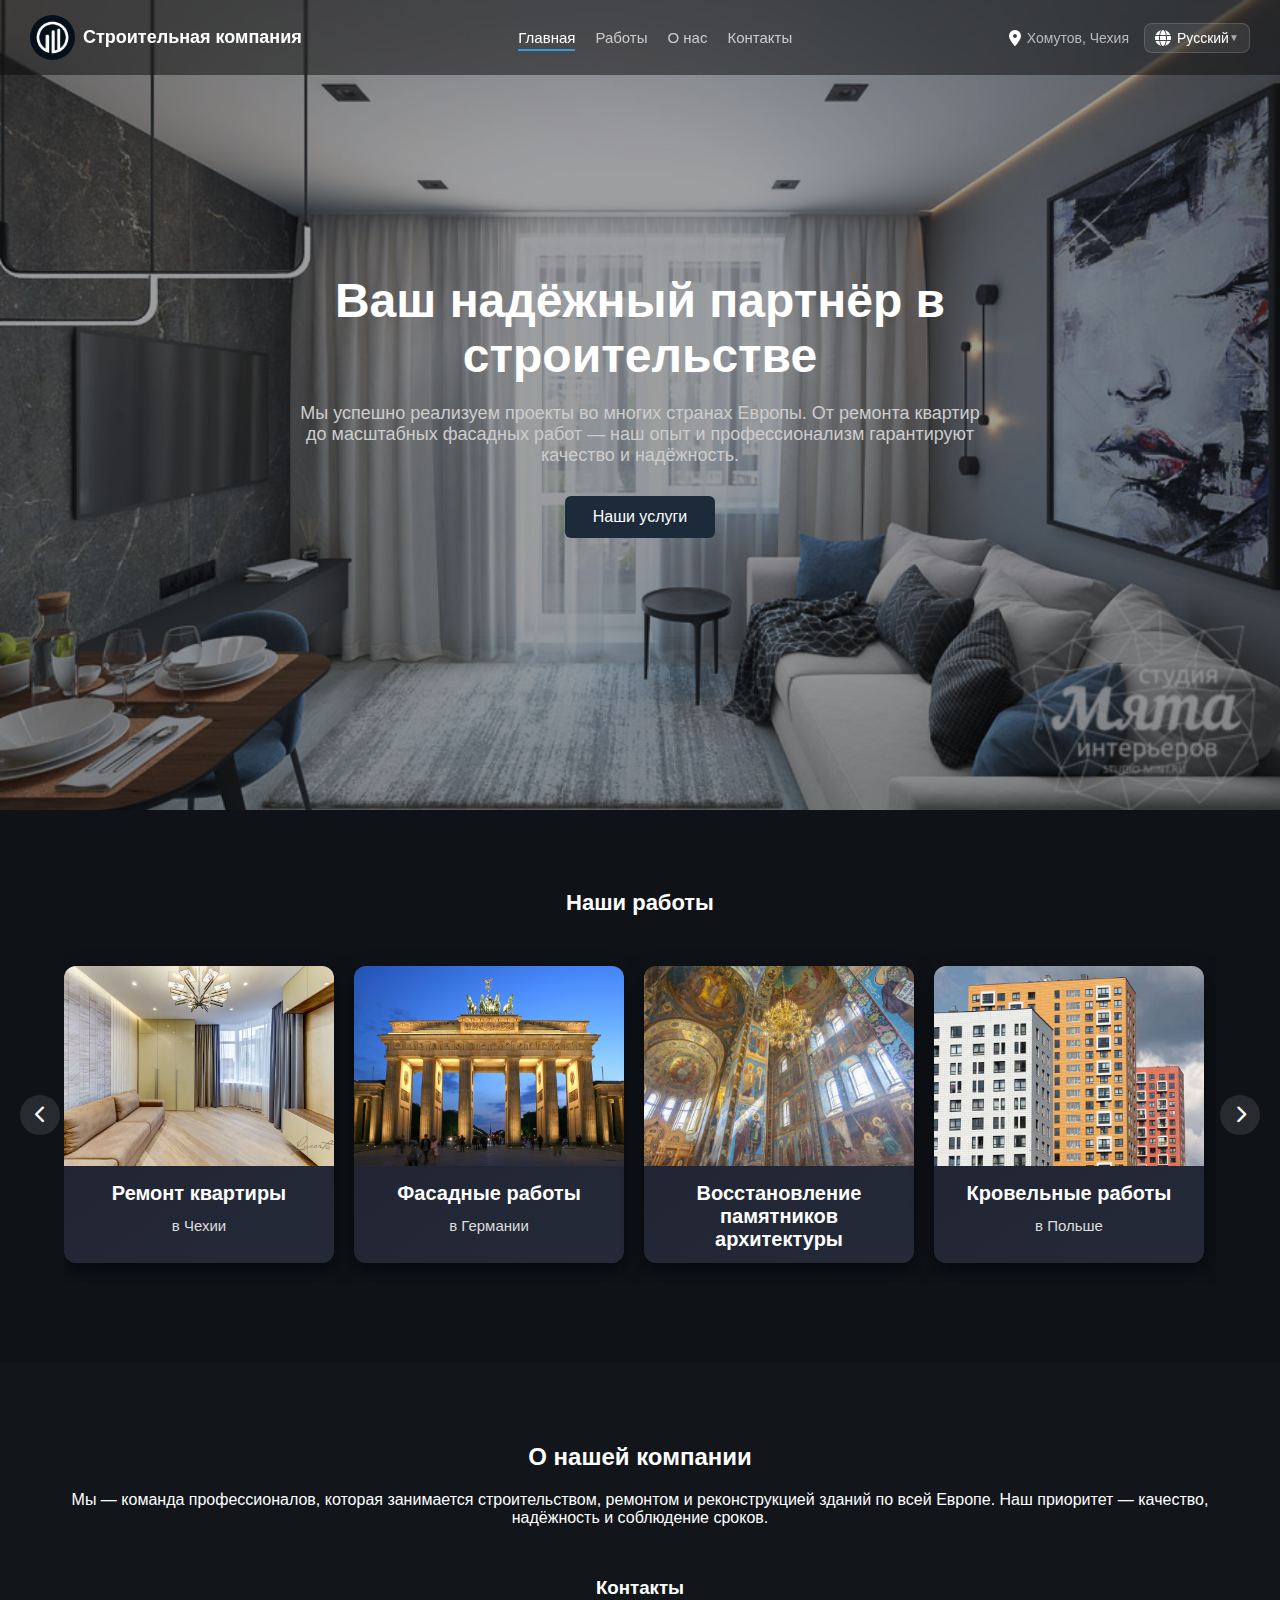
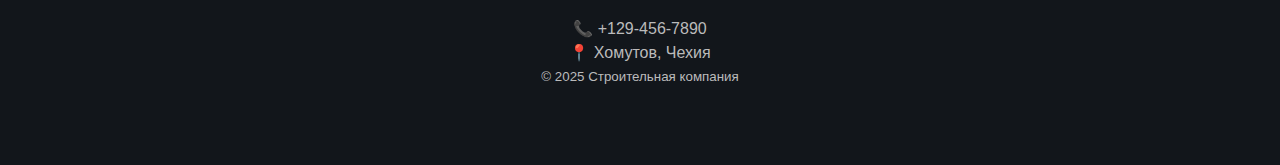
<file: index.html>
<!DOCTYPE html>
<html lang="ru">
<head>
  <meta charset="UTF-8" />
  <meta name="viewport" content="width=device-width, initial-scale=1.0" />
  <title>Строительная компания</title>
  <link rel="stylesheet" href="https://cdnjs.cloudflare.com/ajax/libs/font-awesome/6.6.0/css/all.min.css"/>
  <link rel="stylesheet" href="style.css" />
</head>
<body>
  <!-- Шапка -->
  <header class="header">
    <div class="logo-wrapper">
      <img src="assets/logo.png" class="logo-img">
      <div class="logo">Строительная компания</div>
    </div>

    <nav class="nav" id="navbar">
      <a href="#hero" class="nav-link active">Главная</a>
      <a href="#services" class="nav-link">Работы</a>
      <a href="#about-contact" class="nav-link">О нас</a>
      <a href="#" class="nav-link" id="contactLink">Контакты</a>
    </nav>

    <div class="header-right">
      <div class="location">
        <i class="fa-solid fa-location-dot"></i> Хомутов, Чехия
      </div>
      <div class="lang-dropdown">
        <i class="fa-solid fa-globe"></i>
        <select class="lang-select">
          <option>Русский</option>
          <option>English</option>
        </select>
      </div>
      <div class="menu-toggle" id="menuToggle">☰</div>
    </div>
  </header>

  <!-- Герой-секция -->
  <section id="hero" class="hero">
    <img src="assets/hero.jpg" alt="hero" class="hero-bg">
    <div class="hero-content">
      <h1>Ваш надёжный партнёр в строительстве</h1>
      <p>
        Мы успешно реализуем проекты во многих странах Европы.
        От ремонта квартир до масштабных фасадных работ —
        наш опыт и профессионализм гарантируют качество и надёжность.
      </p>
      <a href="#" class="btn">Наши услуги</a>
    </div>
  </section>

  <!-- Услуги -->
  <section id="services" class="services">
  <h3 class="our-works">Наши работы</h3>
  <div class="services-wrapper">
    <button class="arrow left" id="scrollLeft">
      <i class="fa-solid fa-chevron-left"></i>
    </button>

    <div class="services-container" id="servicesContainer">
      <div class="service">
        <img src="assets/living-room.jpg" alt="Ремонт квартиры" />
        <h3>Ремонт квартиры</h3>
        <p>в Чехии</p>
      </div>
      <div class="service">
        <img src="assets/facade.jpg" alt="Фасадные работы" />
        <h3>Фасадные работы</h3>
        <p>в Германии</p>
      </div>
      <div class="service">
        <img src="assets/restoration.jpg" alt="Восстановление памятников архитектуры" />
        <h3>Восстановление памятников архитектуры</h3>
      </div>
      <div class="service">
        <img src="assets/byt.jpg" alt="Кровельные работы" />
        <h3>Кровельные работы</h3>
        <p>в Польше</p>
      </div>
      <div class="service">
        <img src="assets/byt1.jpg" alt="Интерьерный ремонт" />
        <h3>Интерьерный ремонт</h3>
        <p>в Чехии</p>
      </div>
      <div class="service">
        <img src="assets/living-room.jpg" alt="Проектирование" />
        <h3>Проектирование</h3>
        <p>по всей Европе</p>
      </div>
    </div>

    <button class="arrow right" id="scrollRight">
      <i class="fa-solid fa-chevron-right"></i>
    </button>
  </div>
</section>
  <section id="about-contact" class="about-contact">
  <div class="about-content">
    <h2>О нашей компании</h2>
    <p>
      Мы — команда профессионалов, которая занимается строительством, ремонтом и реконструкцией зданий
      по всей Европе. Наш приоритет — качество, надёжность и соблюдение сроков.
    </p>
  </div>

  <div class="contact-info">
    <h3>Контакты</h3>
    <p>📞 +129-456-7890</p>
    <p>📍 Хомутов, Чехия</p>
    <small>© 2025 Строительная компания</small>
  </div>
</section>

  <script src="script.js"></script>
</body>
</html>
</file>
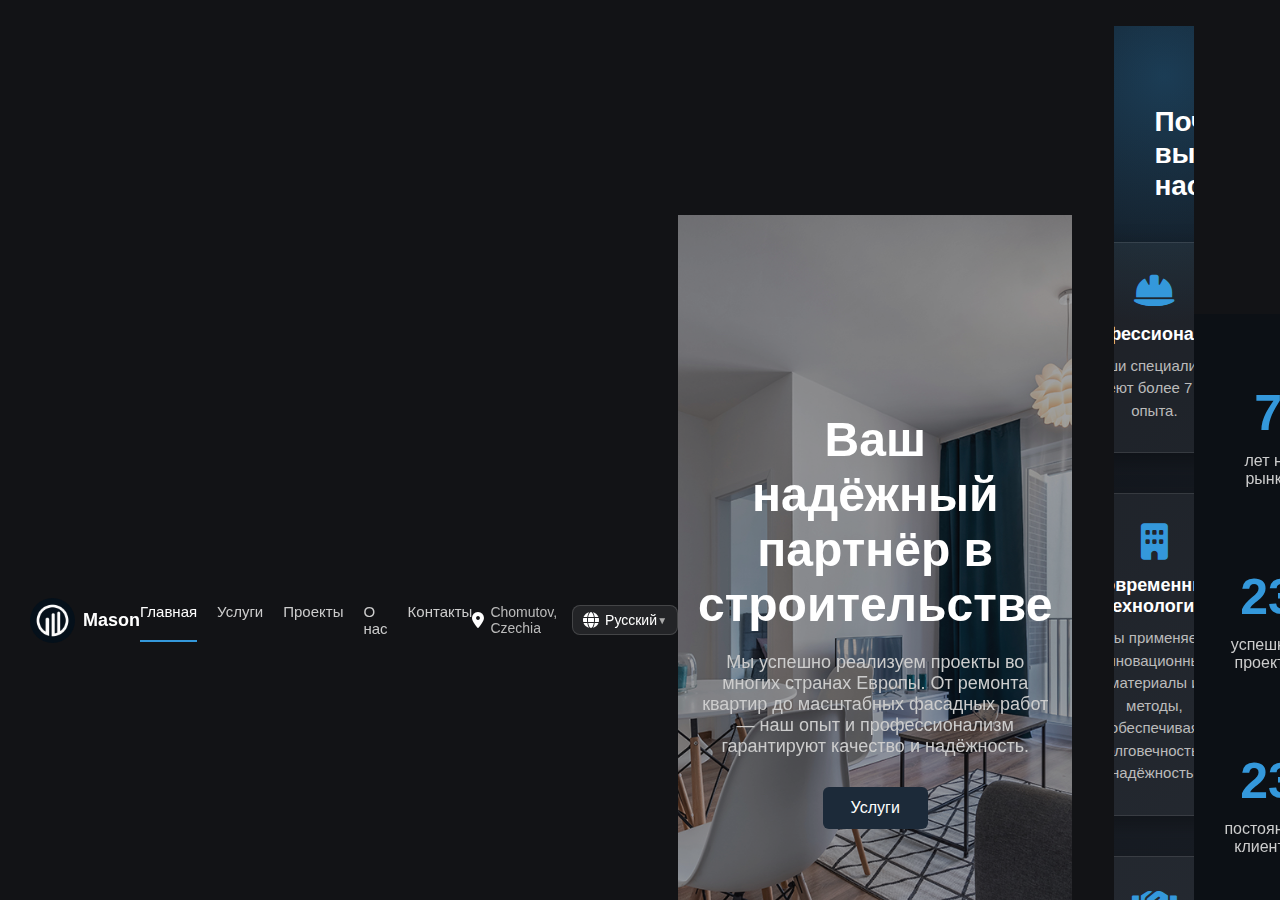
<file: templates/index.html>
<!DOCTYPE html>
<html lang="ru">

<head>
  <meta charset="UTF-8" />
  <meta name="viewport" content="width=device-width, initial-scale=1.0" />
  <title>Mason</title>
  <link rel="icon" type="image/x-icon" href="{{ url_for('static', path='assets/favicon.ico') }}">
  <link rel="stylesheet" href="https://cdnjs.cloudflare.com/ajax/libs/font-awesome/6.6.0/css/all.min.css" />
  <link rel="stylesheet" href="/static/css/style.css" />
</head>

<body>
  <!-- Шапка -->
  <header class="header">
    <a href="/" class="logo-wrapper logo-link">
      <img src="/static/assets/logo.png" class="logo-img" alt="Логотип">
      <div class="logo">Mason</div>
    </a>

    <nav class="nav" id="navbar">
      <a href="#hero" class="nav-link active" data-i18n="home">Главная</a>
      <a href="/attendance" class="nav-link" data-i18n="services">Услуги</a>
      <a href="#services" class="nav-link" data-i18n="projects">Проекты</a>
      <a href="#about-us" class="nav-link" data-i18n="about">О нас</a>
      <a href="#contact-inf" class="nav-link" id="contactLink" data-i18n="contact">Контакты</a>
    </nav>

    <div class="header-right">
      <div class="location">
        <i class="fa-solid fa-location-dot"></i> Chomutov, Czechia
      </div>
      <div class="lang-dropdown">
        <i class="fa-solid fa-globe"></i>
        <select class="lang-select">
          <option>Русский</option>
          <option>Czech</option>
        </select>
      </div>
    </div>

    <!-- ВЫНОСИМ СЮДА! -->
    <div class="menu-toggle" id="menuToggle">☰</div>

    <!-- Герой-секция -->
    <section id="hero" class="hero">
      <img src="/static/assets/byt1.jpg" alt="hero" class="hero-bg">
      <div class="hero-content">
        <h1 class="fade-in" data-i18n="heroTitle">Ваш надёжный партнёр в строительстве</h1>
        <p class="fade-in" data-i18n="heroText">
          Мы успешно реализуем проекты во многих странах Европы.
          От ремонта квартир до масштабных фасадных работ —
          наш опыт и профессионализм гарантируют качество и надёжность.
        </p>
        <a href="/attendance" class="btn fade-in" data-i18n="heroBtn">Услуги</a>
      </div>
      <a href="#" class="chat-icon">
        <div class="img-wrapper">
          <img src="/static/assets/chat-icon.svg" alt="Chat">
        </div>
      </a>
      <div class="chat-hint" id="chatHint">
        <div class="hint-text" data-i18n="contactTitle">Свяжитесь с нами</div>
        <button class="hint-close" aria-label="Закрыть подсказку">&times;</button>
      </div>
      <div class="chat-menu">
        <div class="chat-menu-content">
          <button class="chat-close">&times;</button>
          <h3 data-i18n="contactTitle">Связаться с нами</h3>

          <button class="chat-btn whatsapp" data-i18n="chatWhatsapp">
            <svg xmlns="http://www.w3.org/2000/svg" width="18" height="18" fill="currentColor" viewBox="0 0 24 24">
              <path
                d="M20.52 3.48A11.9 11.9 0 0 0 12.02 0C5.37 0 .02 5.36.02 12c0 2.11.55 4.16 1.59 5.98L0 24l6.23-1.63A11.92 11.92 0 0 0 12.02 24C18.67 24 24 18.64 24 12c0-3.19-1.24-6.19-3.48-8.52zM12.02 22a9.87 9.87 0 0 1-5.1-1.4l-.36-.21-3.7.97.99-3.6-.24-.38A9.96 9.96 0 0 1 2.02 12c0-5.52 4.49-10 10-10s10 4.48 10 10-4.49 10-10 10zm5.65-7.14c-.31-.16-1.83-.9-2.12-1.01-.29-.11-.5-.16-.7.15-.2.31-.8 1.01-.97 1.22-.18.2-.36.23-.67.08-.31-.15-1.32-.49-2.52-1.56-.93-.82-1.55-1.84-1.74-2.15-.18-.31-.02-.48.13-.63.13-.13.31-.34.47-.51.15-.17.2-.29.31-.49.1-.2.05-.37-.03-.52-.08-.15-.7-1.68-.96-2.31-.25-.6-.5-.52-.7-.53h-.6c-.2 0-.52.07-.8.37s-1.05 1.03-1.05 2.51 1.08 2.91 1.23 3.11c.15.2 2.12 3.25 5.14 4.56.72.31 1.28.5 1.72.64.72.23 1.38.2 1.9.12.58-.09 1.83-.75 2.09-1.47.26-.72.26-1.34.18-1.47-.08-.13-.28-.2-.59-.35z" />
            </svg>
            Написать в WhatsApp
          </button>

          <button class="chat-btn email" data-i18n="chatEmail">
            <svg xmlns="http://www.w3.org/2000/svg" width="18" height="18" fill="currentColor" viewBox="0 0 24 24">
              <path
                d="M20 4H4a2 2 0 0 0-2 2v12a2 2 0 0 0 2 2h16a2 2 0 0 0 2-2V6a2 2 0 0 0-2-2zm0 2v.01L12 13 4 6.01V6h16zM4 18V8l8 5 8-5v10H4z" />
            </svg>
            Написать на почту
          </button>

          <button class="chat-btn phone" data-i18n="chatPhone">
            <svg xmlns="http://www.w3.org/2000/svg" width="18" height="18" fill="currentColor" viewBox="0 0 24 24">
              <path
                d="M6.62 10.79a15.564 15.564 0 0 0 6.59 6.59l2.2-2.2a1.003 1.003 0 0 1 1.02-.24c1.12.37 2.33.57 3.57.57.55 0 1 .45 1 1V21a1 1 0 0 1-1 1C10.4 22 2 13.6 2 3a1 1 0 0 1 1-1h3.5c.55 0 1 .45 1 1 0 1.25.2 2.45.57 3.57.13.33.04.7-.24 1.02l-2.21 2.2z" />
            </svg>
            Позвонить
          </button>

          <button class="chat-btn order" data-i18n="chatOrder">
            <svg xmlns="http://www.w3.org/2000/svg" width="18" height="18" fill="currentColor" viewBox="0 0 24 24">
              <path
                d="M19 4h-1V2h-2v2H8V2H6v2H5c-1.1 0-2 .9-2 2v14c0 1.1.9 2 2 2h14c1.1 0 2-.9 2-2V6c0-1.1-.9-2-2-2zm0 16H5V9h14v11zm0-13H5V6h14v1z" />
            </svg>
            Заказать услуги
          </button>
        </div>
      </div>

    </section>

    <!-- Услуги -->
    <section id="services" class="services fade-in">
      <div class="services-inner">
        <h3 class="our-works" data-i18n="ourProjects">Наши проекты</h3>
        <div class="services-wrapper">
          <button class="arrow left" id="scrollLeft">
            <i class="fa-solid fa-chevron-left"></i>
          </button>

          <div class="services-container" id="servicesContainer">
            <div class="service">
              <img src="/static/assets/living-room.jpg" alt="Ремонт квартиры" />
              <h3 data-i18n="byt">Ремонт квартиры</h3>
              <p data-i18n="byt1">в Чехии</p>
            </div>
            <div class="service">
              <img src="/static/assets/facade.jpg" alt="Фасадные работы" />
              <h3 data-i18n="fasade">Фасадные работы</h3>
              <p data-i18n="fasade1">в Германии</p>
            </div>
            <div class="service">
              <img src="/static/assets/restoration.jpg" alt="Восстановление памятников архитектуры" />
              <h3 data-i18n="pamet">Восстановление памятников</h3>
              <p data-i18n="pamet1">в Европе</p>
            </div>
            <div class="service">
              <img src="/static/assets/byt.jpg" alt="Кровельные работы" />
              <h3 data-i18n="krovrab">Кровельные работы</h3>
              <p data-i18n="krovrab1">в Нидерландах</p>
            </div>
            <div class="service">
              <img src="/static/assets/byt1.jpg" alt="Интерьерный ремонт" />
              <h3 data-i18n="interue">Интерьерный ремонт</h3>
              <p data-i18n="interue1">в Чехии</p>
            </div>
            <div class="service">
              <img src="/static/assets/living-room.jpg" alt="Проектирование" />
              <h3 data-i18n="projecting">Проектирование</h3>
              <p data-i18n="projecting1">по всей Европе</p>
            </div>
          </div>

          <button class="arrow right" id="scrollRight">
            <i class="fa-solid fa-chevron-right"></i>
          </button>
        </div>
      </div>
    </section>

    <!-- Преимущества -->
    <section class="advantages" id="about-us">
      <h2 data-i18n="advantagesTitle">Почему выбирают нас</h2>
      <div class="advantages-container">
        <div class="advantage">
          <i class="fa-solid fa-helmet-safety"></i>
          <h3 data-i18n="advantage1Title">Профессионализм</h3>
          <p data-i18n="advantage1Text">Наши специалисты имеют более 7 лет опыта.</p>
        </div>
        <div class="advantage">
          <i class="fa-solid fa-building"></i>
          <h3 data-i18n="advantage2Title">Современные технологии</h3>
          <p data-i18n="advantage2Text">Мы применяем инновационные материалы и методы, обеспечивая долговечность и
            надёжность.</p>
        </div>
        <div class="advantage">
          <i class="fa-solid fa-handshake"></i>
          <h3 data-i18n="advantage3Title">Ответственность</h3>
          <p data-i18n="advantage3Text">Каждый проект выполняется точно в срок — с гарантией качества и прозрачным
            бюджетом.</p>
        </div>
      </div>
    </section>

    <!-- Счётчики -->
    <section class="stats" id="about-contact">
      <div class="stats-container">
        <div class="stat">
          <span class="number" data-target="7">0</span>
          <p data-i18n="yearsr">лет на рынке</p>
        </div>
        <div class="stat">
          <span class="number" data-target="53">0</span>
          <p data-i18n="sycesspr">успешных проектов</p>
        </div>
        <div class="stat">
          <span class="number" data-target="32">0</span>
          <p data-i18n="cliensreg">постоянных клиентов</p>
        </div>
      </div>
    </section>

    <section id="about-contact" class="about-modern">
      <div class="about-inner">
        <div class="about-text">
          <h2 data-i18n="aboutCompanyTitle">О нашей компании</h2>
          <p data-i18n="aboutCompanyText">
            Мы — команда квалифицированных специалистов, выполняющих строительство, ремонт и реконструкцию
            объектов по всей Европе. Наши клиенты ценят нас за прозрачность, точность сроков и безупречное качество.
          </p>
          <div class="about-highlights">
            <div data-i18n="highlight1"><i class="fa-solid fa-check-circle"></i> Сертифицированные мастера</div>
            <div data-i18n="highlight2"><i class="fa-solid fa-check-circle"></i> Европейские стандарты качества</div>
            <div data-i18n="highlight3"><i class="fa-solid fa-check-circle"></i> Индивидуальный подход к каждому клиенту
            </div>
          </div>
        </div>

        <div class="contact-card" id="contact-inf">
          <h3 data-i18n="contactTitle">Свяжитесь с нами</h3>
          <div class="contact-item">
            <i class="fa-solid fa-phone"></i>
            <div>
              <p>+420 912 345 678</p>

            </div>
          </div>
          <div class="contact-item">
            <i class="fa-solid fa-envelope"></i>
            <p>example154@gmail.com</p>
          </div>
          <div class="contact-item">
            <i class="fa-solid fa-location-dot"></i>
            <p>Chomutov, Czechia</p>
          </div>
          <a href="/anket" class="contact-btn" data-i18n="contactBtn">
            <i class="fa-solid fa-paper-plane"></i> Отправить заявку
          </a>
          <small data-i18n="footer">© 2025 Строительная компания</small>
        </div>
      </div>
    </section>

    <script src="/static/js/script.js"></script>
</body>

</html>
</file>
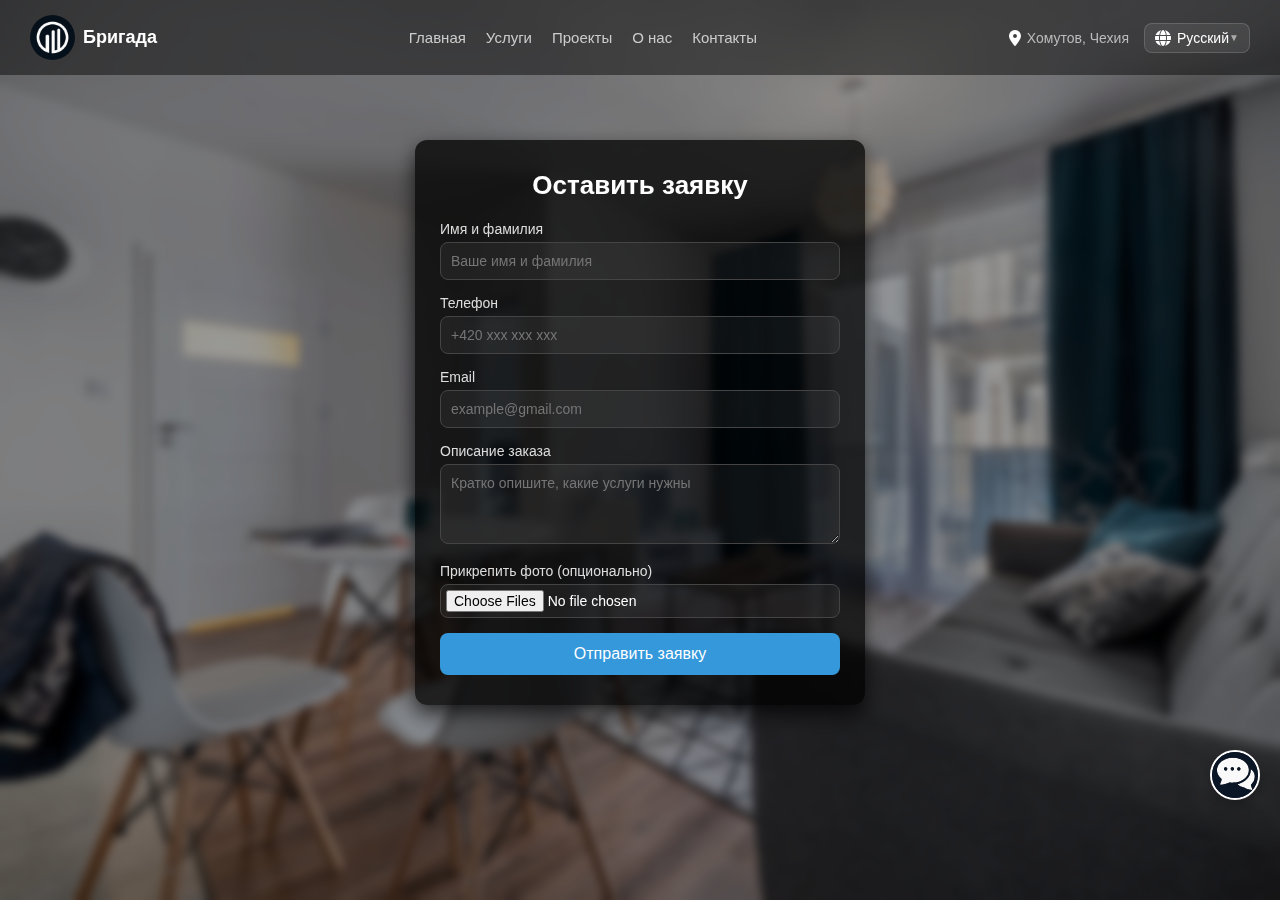
<file: templates/anket.html>
<!DOCTYPE html>
<html lang="ru">

<head>
  <meta charset="UTF-8" />
  <meta name="viewport" content="width=device-width, initial-scale=1.0" />
  <title>Заказ услуг</title>
  <link rel="icon" type="image/x-icon" href="/static/assets/favicon.ico">
  <link rel="stylesheet" href="https://cdnjs.cloudflare.com/ajax/libs/font-awesome/6.6.0/css/all.min.css" />
  <link rel="stylesheet" href="/static/css/style.css" />
  <style>
    body {
      background: url('/static/assets/byt1.jpg') center/cover no-repeat;
      color: white;
      font-family: "Segoe UI", sans-serif;
    }

    .order-form-section {
      min-height: 100vh;
      display: flex;
      justify-content: center;
      align-items: flex-start;
      padding: 140px 20px 50px 20px;
      backdrop-filter: blur(5px);
      background-color: rgba(0, 0, 0, 0.4);
    }

    .order-form {
      background: rgba(0, 0, 0, 0.75);
      padding: 30px 25px;
      border-radius: 12px;
      max-width: 450px;
      width: 100%;
      box-shadow: 0 8px 20px rgba(0, 0, 0, 0.7);
      position: relative;
    }

    .order-form h2 {
      margin-bottom: 20px;
      text-align: center;
      font-size: 26px;
      color: #fff;
    }

    .order-form label {
      display: block;
      margin-bottom: 5px;
      font-size: 14px;
      color: #ddd;
    }

    .order-form input,
    .order-form textarea {
      width: 100%;
      padding: 10px;
      margin-bottom: 15px;
      border-radius: 8px;
      border: 1px solid #444;
      background: rgba(255, 255, 255, 0.05);
      color: #fff;
      font-size: 14px;
      outline: none;
    }

    .order-form input[type="file"] {
      padding: 5px;
    }

    .order-form textarea {
      resize: vertical;
      min-height: 80px;
    }

    .order-form button {
      width: 100%;
      padding: 12px;
      border: none;
      border-radius: 8px;
      background-color: #3498db;
      color: white;
      font-size: 16px;
      cursor: pointer;
      transition: background 0.3s ease, transform 0.2s ease;
    }

    .order-form button:hover:not(:disabled) {
      background-color: #2980b9;
      transform: scale(1.03);
    }

    .order-form button:disabled {
      cursor: not-allowed;
      opacity: 0.6;
    }

    @media (max-width: 768px) {
      .order-form-section {
        padding: 160px 20px 50px 20px;
      }
    }

    .fade-in {
      opacity: 0;
      transform: translateY(20px);
      transition: opacity 1s ease, transform 1s ease;
    }

    .fade-in.visible {
      opacity: 1;
      transform: translateY(0);
    }

    .logo-link {
      text-decoration: none;
      /* убираем подчеркивание */
      color: inherit;
      /* оставляем цвет текста */
      display: flex;
      align-items: center;
    }

    /* Уведомление над формой */
    #successMessage {
      display: none;
      background: rgba(46, 204, 113, 0.95);
      color: white;
      padding: 6px 10px;
      border-radius: 8px;
      font-size: 14px;
      text-align: center;
      width: fit-content;
      margin: 0 auto 10px;
      animation: fadeIn 0.5s ease forwards;
    }

    #successMessage p {
      margin: 4px 0 0 0;
      font-size: 14px;
    }

    .checkmark {
      display: block;
      margin: 0 auto;
    }

    .checkmark path {
      stroke-dasharray: 48;
      stroke-dashoffset: 48;
      animation: draw 0.5s ease forwards;
    }

    @keyframes draw {
      to {
        stroke-dashoffset: 0;
      }
    }

    .chat-icon {
      position: fixed;
      bottom: 100px;
      /* чуть выше от низа */
      right: 20px;
      width: 50px;
      height: 50px;
      display: flex;
      align-items: center;
      justify-content: center;
      background-color: #06121e;
      border-radius: 50%;
      border: 2px solid white;
      /* вот белая линия */
      box-shadow: 0 4px 8px rgba(0, 0, 0, 0.2);
      text-decoration: none;
      overflow: hidden;
      transition: transform 0.3s ease, box-shadow 0.3s ease, background-color 0.3s ease, border-color 0.3s ease;
      z-index: 9999;
    }

    .chat-icon:hover {
      transform: translateY(-5px) scale(1.1);
      background-color: #0a1f3a;
      box-shadow: 0 8px 20px rgba(0, 0, 0, 0.4), 0 0 15px rgba(52, 152, 219, 0.6);
      border-color: #3498db;
      /* при наведении белая линия может подсвечиваться синим */
    }

    .chat-icon .img-wrapper {
      width: 103%;
      height: 103%;
      border-radius: 50%;
      overflow: hidden;
      object-fit: cover;
      transition: transform 0.3s ease;
    }

    .chat-icon .img-wrapper img,
    .chat-icon .img-wrapper svg {
      width: 100%;
      height: 100%;
      object-fit: cover;
      display: block;
      transition: transform 0.3s ease;
    }

    .chat-menu {
      position: fixed;
      inset: 0;
      /* занимает весь экран */
      background: rgba(0, 0, 0, 0.6);
      display: none;
      /* скрыто по умолчанию */
      align-items: center;
      justify-content: center;
      z-index: 2000;
      transition: opacity 0.3s ease;
    }

    .chat-menu.show {
      display: flex;
    }

    .chat-menu-content {
      position: relative;
      background: #0a1f3a;
      /* темно-синий под цвет сайта */
      padding: 30px 40px;
      border-radius: 16px;
      text-align: center;
      color: white;
      box-shadow: 0 10px 25px rgba(0, 0, 0, 0.6);
      width: 300px;
      animation: scaleIn 0.3s ease forwards;
    }

    @keyframes scaleIn {
      from {
        transform: scale(0.8);
        opacity: 0;
      }

      to {
        transform: scale(1);
        opacity: 1;
      }
    }

    .chat-menu-content h3 {
      margin-bottom: 20px;
      font-size: 20px;
      font-weight: 600;
      color: #fff;
    }

    .chat-btn {
      display: flex;
      align-items: center;
      justify-content: center;
      gap: 8px;
      /* расстояние между иконкой и текстом */
      width: 100%;
      background: #1c2a39;
      color: white;
      border: none;
      border-radius: 8px;
      padding: 12px;
      font-size: 15px;
      margin-bottom: 10px;
      cursor: pointer;
      transition: background 0.3s ease, transform 0.2s ease, box-shadow 0.3s ease;
    }

    .chat-btn:hover {
      background: #273b53;
      transform: scale(1.03);
    }

    .chat-btn svg {
      flex-shrink: 0;
    }

    .chat-btn.order {
      background: #3498db;
    }

    

    .chat-btn.whatsapp {
      background: linear-gradient(135deg, #25d366, #1ebd5a);
      color: #fff;
    }

    .chat-btn.whatsapp:hover {
      background: linear-gradient(135deg, #1ebd5a, #159c48);
      transform: scale(1.05);
      box-shadow: 0 0 12px rgba(37, 211, 102, 0.5);
    }

    .chat-close {
      position: absolute;
      top: 12px;
      right: 14px;
      background: transparent;
      border: none;
      color: #fff;
      font-size: 24px;
      cursor: pointer;
      transition: color 0.3s ease, transform 0.2s ease;
    }

    .chat-close:hover {
      color: #3498db;
      transform: scale(1.2);
    }

    .chat-btn.email:hover,
    .chat-btn.phone:hover {
      background: #273b53;
      transform: scale(1.05);
    }

    

    .chat-btn.order:hover {
      background: #2980b9;
      transform: scale(1.05);
    }


    .chat-icon:hover .img-wrapper img,
    .chat-icon:hover .img-wrapper svg {
      transform: scale(1.05);
    }
  </style>
</head>

<body>

  <!-- Шапка -->
  <header class="header">
    <a href="/" class="logo-wrapper logo-link">
      <img src="/static/assets/logo.png" class="logo-img" alt="Логотип">
      <div class="logo">Бригада</div>
    </a>

    <nav class="nav" id="navbar">
      <a href="/#hero" class="nav-link">Главная</a>
      <a href="/attendance" class="nav-link">Услуги</a>
      <a href="/#services" class="nav-link">Проекты</a>
      <a href="/#about-us" class="nav-link">О нас</a>
      <a href="/#contact-inf" class="nav-link" id="contactLink">Контакты</a>
    </nav>

    <div class="header-right">
      <div class="location">
        <i class="fa-solid fa-location-dot"></i> Хомутов, Чехия
      </div>
      <div class="lang-dropdown">
        <i class="fa-solid fa-globe"></i>
        <select class="lang-select">
          <option>Русский</option>
          <option>English</option>
        </select>
      </div>
      <div class="menu-toggle" id="menuToggle">☰</div>
    </div>
  </header>

  <!-- Форма заявки -->
  <section class="order-form-section">
    <form class="order-form fade-in" action="/anket" method="POST" enctype="multipart/form-data">
      <div id="successMessage">
        <svg class="checkmark" xmlns="http://www.w3.org/2000/svg" viewBox="0 0 52 52" width="24" height="24">
          <circle cx="26" cy="26" r="25" fill="none" stroke="white" stroke-width="2" />
          <path fill="none" stroke="white" stroke-width="4" d="M14 27 l10 10 l14 -14" />
        </svg>
        <p>Отправлено</p>
      </div>

      <h2>Оставить заявку</h2>

      <label for="name">Имя и фамилия</label>
      <input type="text" id="name" name="name" placeholder="Ваше имя и фамилия" required>

      <label for="phone">Телефон</label>
      <input type="tel" id="phone" name="phone" placeholder="+420 xxx xxx xxx" required>

      <label for="email">Email</label>
      <input type="email" id="email" name="email" placeholder="example@gmail.com" required>

      <label for="description">Описание заказа</label>
      <textarea id="description" name="description" placeholder="Кратко опишите, какие услуги нужны"
        required></textarea>

      <label for="photo">Прикрепить фото (опционально)</label>
      <input type="file" id="photo" name="photo" accept="image/*" multiple>

      <button type="submit">Отправить заявку</button>
    </form>
  </section>
  <a href="#" class="chat-icon">
    <div class="img-wrapper">
      <img src="/static/assets/chat-icon.svg" alt="Chat">
    </div>
  </a>
  <div class="chat-menu">
    <div class="chat-menu-content">
      <button class="chat-close">&times;</button>
      <h3>Связаться с нами</h3>

      <button class="chat-btn whatsapp">
        <svg xmlns="http://www.w3.org/2000/svg" width="18" height="18" fill="currentColor" viewBox="0 0 24 24">
          <path
            d="M20.52 3.48A11.9 11.9 0 0 0 12.02 0C5.37 0 .02 5.36.02 12c0 2.11.55 4.16 1.59 5.98L0 24l6.23-1.63A11.92 11.92 0 0 0 12.02 24C18.67 24 24 18.64 24 12c0-3.19-1.24-6.19-3.48-8.52zM12.02 22a9.87 9.87 0 0 1-5.1-1.4l-.36-.21-3.7.97.99-3.6-.24-.38A9.96 9.96 0 0 1 2.02 12c0-5.52 4.49-10 10-10s10 4.48 10 10-4.49 10-10 10zm5.65-7.14c-.31-.16-1.83-.9-2.12-1.01-.29-.11-.5-.16-.7.15-.2.31-.8 1.01-.97 1.22-.18.2-.36.23-.67.08-.31-.15-1.32-.49-2.52-1.56-.93-.82-1.55-1.84-1.74-2.15-.18-.31-.02-.48.13-.63.13-.13.31-.34.47-.51.15-.17.2-.29.31-.49.1-.2.05-.37-.03-.52-.08-.15-.7-1.68-.96-2.31-.25-.6-.5-.52-.7-.53h-.6c-.2 0-.52.07-.8.37s-1.05 1.03-1.05 2.51 1.08 2.91 1.23 3.11c.15.2 2.12 3.25 5.14 4.56.72.31 1.28.5 1.72.64.72.23 1.38.2 1.9.12.58-.09 1.83-.75 2.09-1.47.26-.72.26-1.34.18-1.47-.08-.13-.28-.2-.59-.35z" />
        </svg>
        Написать в WhatsApp
      </button>

      <button class="chat-btn email">
        <svg xmlns="http://www.w3.org/2000/svg" width="18" height="18" fill="currentColor" viewBox="0 0 24 24">
          <path
            d="M20 4H4a2 2 0 0 0-2 2v12a2 2 0 0 0 2 2h16a2 2 0 0 0 2-2V6a2 2 0 0 0-2-2zm0 2v.01L12 13 4 6.01V6h16zM4 18V8l8 5 8-5v10H4z" />
        </svg>
        Написать на почту
      </button>

      <button class="chat-btn phone">
        <svg xmlns="http://www.w3.org/2000/svg" width="18" height="18" fill="currentColor" viewBox="0 0 24 24">
          <path
            d="M6.62 10.79a15.564 15.564 0 0 0 6.59 6.59l2.2-2.2a1.003 1.003 0 0 1 1.02-.24c1.12.37 2.33.57 3.57.57.55 0 1 .45 1 1V21a1 1 0 0 1-1 1C10.4 22 2 13.6 2 3a1 1 0 0 1 1-1h3.5c.55 0 1 .45 1 1 0 1.25.2 2.45.57 3.57.13.33.04.7-.24 1.02l-2.21 2.2z" />
        </svg>
        Позвонить
      </button>

      <button class="chat-btn order">
        <svg xmlns="http://www.w3.org/2000/svg" width="18" height="18" fill="currentColor" viewBox="0 0 24 24">
          <path
            d="M19 4h-1V2h-2v2H8V2H6v2H5c-1.1 0-2 .9-2 2v14c0 1.1.9 2 2 2h14c1.1 0 2-.9 2-2V6c0-1.1-.9-2-2-2zm0 16H5V9h14v11zm0-13H5V6h14v1z" />
        </svg>
        Заказать услуги
      </button>
    </div>
  </div>



  <script>
    // Анимация появления формы
    window.addEventListener('DOMContentLoaded', () => {
      const fadeEls = document.querySelectorAll('.fade-in');
      fadeEls.forEach((el, index) => {
        setTimeout(() => {
          el.classList.add('visible');
        }, index * 300);
      });
    });

    // Отправка формы через fetch
    const form = document.querySelector('.order-form');
    const submitBtn = form.querySelector('button[type="submit"]');
    const successMessage = document.getElementById('successMessage');

    form.addEventListener('submit', async (e) => {
      e.preventDefault();
      const formData = new FormData(form);

      // Делаем кнопку неактивной
      submitBtn.disabled = true;
      submitBtn.textContent = 'Отправка...';

      try {
        const response = await fetch(form.action, {
          method: 'POST',
          body: formData
        });

        if (response.ok) {
          // Показать уведомление
          successMessage.style.display = 'block';

          // Редирект через 2 секунды
          setTimeout(() => {
            window.location.href = '/';
          }, 2000);
        } else {
          throw new Error('Ошибка при отправке');
        }
      } catch (err) {
        alert('Произошла ошибка при отправке формы. Попробуйте позже.');
        console.error(err);
        submitBtn.disabled = false;
        submitBtn.textContent = 'Отправить заявку';
      }
    });
    const chatIcon = document.querySelector('.chat-icon');
    const chatMenu = document.querySelector('.chat-menu');

    chatIcon?.addEventListener('click', (e) => {
      e.preventDefault();
      chatMenu?.classList.toggle('show');
    });

    chatMenu?.addEventListener('click', (e) => {
      if (e.target === chatMenu) chatMenu.classList.remove('show');
    });

    document.querySelector('.chat-btn.whatsapp')?.addEventListener('click', () => {
      window.open('https://wa.me/42091234567', '_blank');
    });

    document.querySelector('.chat-btn.email')?.addEventListener('click', () => {
      const myEmail = 'example154@gmail.com';
      const subject = 'Посетитель сайта';
      const gmailUrl = `https://mail.google.com/mail/?view=cm&fs=1&to=${encodeURIComponent(myEmail)}&su=${encodeURIComponent(subject)}`;
      window.open(gmailUrl, '_blank');
    });

    document.querySelector('.chat-btn.phone')?.addEventListener('click', () => {
      window.location.href = 'tel:+420 xxx xxx xxx';
    });

    document.querySelector('.chat-btn.order')?.addEventListener('click', () => {
      window.location.href = '/anket';
    });

    document.querySelector('.chat-close')?.addEventListener('click', () => {
      chatMenu?.classList.remove('show');
    });

  </script>
</body>

</html>
</file>
<file: style.css>
* {
  margin: 0;
  padding: 0;
  box-sizing: border-box;
  font-family: "Segoe UI", sans-serif;
}

body {
  background-color: #0b0d10;
  color: white;
  scroll-behavior: smooth;
}

/* ======== HEADER ======== */
.header {
  position: fixed;
  top: 0;
  width: 100%;
  background: rgba(10, 10, 10, 0.5); /* Сделал более прозрачным */
  display: flex;
  align-items: center;
  justify-content: space-between;
  padding: 15px 30px;
  z-index: 1000;
  backdrop-filter: blur(1px); /* Чуть сильнее размытие */
}

.logo-wrapper {
  display: flex;
  align-items: center; /* центрирует по вертикали */
}

.logo {
  font-size: 18px;
  font-weight: bold;
  white-space: nowrap;
}

.logo-img {
  width: 45px;
  height: 45px;
  border-radius: 50%;
  object-fit: cover;
  border: none;
  margin-right: 8px; /* регулирует расстояние между фото и текстом */
}

.nav {
  display: flex;
  gap: 20px;
}

.nav a {
  color: #ccc;
  text-decoration: none;
  font-size: 15px;
  position: relative;
  transition: 0.3s;
}

.nav a.active,
.nav a:hover {
  color: #fff;
}

.nav a.active::after,
.nav a:hover::after {
  content: "";
  position: absolute;
  left: 0;
  bottom: -5px;
  width: 100%;
  height: 2px;
  background: #3498db;
}

.header-right {
  display: flex;
  align-items: center;
  gap: 15px;
}

.location {
  display: flex;
  align-items: center;
  color: #bbb;
  font-size: 14px;
  gap: 6px; /* Расстояние между иконкой и текстом */
}

.location i {
  color:  #fff; /* Синий оттенок, можно заменить */
  font-size: 16px;
}
.lang-dropdown {
  display: flex;
  align-items: center;
  gap: 6px;
  background: rgba(255, 255, 255, 0.08);
  border: 1px solid rgba(255, 255, 255, 0.15);
  padding: 6px 10px;
  border-radius: 8px;
  transition: all 0.3s ease;
}
.lang-dropdown:hover {
  background: rgba(255, 255, 255, 0.15);
  border-color: rgba(255, 255, 255, 0.25);
}
.lang-dropdown i {
  color: #fff;
  font-size: 16px;
}

.lang-select {
  background: transparent;
  color: #fff;
  border: none;
  font-size: 14px;
  cursor: pointer;
  outline: none;
  appearance: none;
  padding-right: 10px;
}
.lang-dropdown {
  position: relative;
}
.lang-dropdown::after {
  content: "▼";
  position: absolute;
  right: 10px;
  color: #aaa;
  font-size: 10px;
  pointer-events: none;
}

.lang-select option {
  background: #1a1f25;
  color: #fff;
}
.menu-toggle {
  display: none;
  cursor: pointer;
  font-size: 24px;
}
.our-works {
  margin-bottom: 30px;
  font-size: 22px;
}
/* ======== HERO ======== */
.hero {
  position: relative;
  height: 90vh;
  display: flex;
  justify-content: center;
  align-items: center;
  text-align: center;
  padding: 0 20px;
}

.hero-bg {
  position: absolute;
  inset: 0;
  width: 100%;
  height: 100%;
  object-fit: cover;
  opacity: 0.6;
  z-index: -1;
}

.hero-content {
  max-width: 700px;
}

.hero h1 {
  font-size: 48px;
  margin-bottom: 20px;
}

.hero p {
  color: #ccc;
  font-size: 18px;
  margin-bottom: 30px;
}

.btn {
  display: inline-block;
  background: #1c2a39;
  color: white;
  padding: 12px 28px;
  border-radius: 6px;
  text-decoration: none;
  font-weight: 500;
  transition: 0.3s;
}

.btn:hover {
  background: #273b53;
}

/* ======== SERVICES ======== */
.services {
  position: relative;
  background: #0f1318;
  padding: 80px 0;
  overflow: hidden;
  text-align: center;
}

.services-wrapper {
  position: relative;
  display: flex;
  align-items: center;
  justify-content: center;
}

.services-container {
    display: flex;
    overflow-x: auto;
    gap: 20px; /* чуть меньше расстояние между карточками */
    width: 90%;
    margin: 0 auto;
    transition: transform 0.5s ease;
    scroll-behavior: smooth;
    padding: 20px 0;
}

.services-container::-webkit-scrollbar {
  display: none; /* скрыть полосу прокрутки */
}

.service {
    flex: 0 0 calc(25% - 18px);
    background: linear-gradient(145deg, #1e2230, #252a38);
    border-radius: 12px;
    overflow: hidden;
    transition: transform 0.3s ease, box-shadow 0.3s ease, filter 0.3s ease;
    box-shadow: 0 8px 20px rgba(0,0,0,0.6);
}

.service:hover {
    transform: translateY(-8px);
    filter: brightness(1.15); /* сильнее подсветка */
    box-shadow: 0 12px 30px rgba(0,0,0,0.7), 
                0 0 20px rgba(52, 152, 219, 0.6); /* цветное свечение */
}


.service img {
    width: 100%;
    height: 200px; /* чуть выше для лучшей визуальности */
    object-fit: cover;
    transition: transform 0.3s ease;
}
.service img:hover {
    transform: scale(1.05);
}

.service h3 {
    margin: 12px;
    font-size: 20px;
    color: #fff; /* яркий заголовок */
}


.service p {
    color: #ddd; /* светлее для лучшего контраста */
    font-size: 15px;
    margin-bottom: 15px;
}

/* Стрелки */
.arrow {
  position: absolute;
  top: 50%;
  transform: translateY(-50%);
  background: rgba(255, 255, 255, 0.1);
  border: none;
  border-radius: 50%;
  width: 40px;
  height: 40px;
  cursor: pointer;
  display: flex;
  align-items: center;
  justify-content: center;
  color: white;
  transition: 0.3s;
  z-index: 2;
}

.arrow:hover {
  background: rgba(255, 255, 255, 0.25);
}

.arrow.left {
  left: 20px;
}

.arrow.right {
  right: 20px;
}

.arrow i {
  font-size: 18px;
}


/* ======== ABOUT ======== */
.about-contact {
  display: flex;
  flex-direction: column; /* можно row для горизонтали */
  gap: 50px;
  background: #12161b;
  color: white;
  padding: 80px 40px;
  text-align: center;
}

.about-contact h2,
.about-contact h3 {
  margin-bottom: 20px;
}

.contact-form input {
  padding: 10px;
  border-radius: 6px;
  border: 1px solid #444;
  margin-bottom: 15px;
  width: 200px;
}

.contact-form button {
  padding: 10px 20px;
  border-radius: 8px;
  cursor: pointer;
  background: #1c2a39;
  color: white;
  border: none;
  transition: 0.3s;
}

.contact-form button:hover {
  background: #273b53;
}

.contact-info p,
.contact-info small {
  color: #bbb;
  margin: 5px 0;
}

/* ======== MOBILE ======== */
@media (max-width: 768px) {
  .nav {
    display: none;
    position: absolute;
    top: 60px;
    right: 20px;
    background: rgba(0,0,0,0.9);
    flex-direction: column;
    width: 200px;
    border-radius: 8px;
    padding: 15px;
  }

  .nav.show {
    display: flex;
  }

  .menu-toggle {
    display: block;
  }
}
</file>
<file: static/css/style.css>
* {
  margin: 0;
  padding: 0;
  box-sizing: border-box;
  font-family: "Segoe UI", sans-serif;
}

body {
  background-color: #1a1c22;
  color: white;
  scroll-behavior: smooth;
}

/* ======== HEADER ======== */
.header {
  position: fixed;
  top: 0;
  width: 100%;
  background: rgba(10, 10, 10, 0.5);
  /* Сделал более прозрачным */
  display: flex;
  align-items: center;
  justify-content: space-between;
  padding: 15px 30px;
  z-index: 1000;
  backdrop-filter: blur(1px);
  /* Чуть сильнее размытие */
}

.logo-wrapper {
  display: flex;
  align-items: center;
  /* центрирует по вертикали */
}

.logo {
  font-size: 18px;
  font-weight: bold;
  white-space: nowrap;
}

.logo-link {
  text-decoration: none;
  /* убираем подчеркивание */
  color: inherit;
  /* оставляем цвет текста */
  display: flex;
  align-items: center;
}

.logo-img {
  width: 45px;
  height: 45px;
  border-radius: 50%;
  object-fit: cover;
  border: none;
  margin-right: 8px;
  /* регулирует расстояние между фото и текстом */
}

.nav {
  display: flex;
  gap: 20px;
}

.nav a {
  color: #ccc;
  text-decoration: none;
  font-size: 15px;
  position: relative;
  transition: 0.3s;
}

.nav a.active,
.nav a:hover {
  color: #fff;
}

.nav a.active::after,
.nav a:hover::after {
  content: "";
  position: absolute;
  left: 0;
  bottom: -5px;
  width: 100%;
  height: 2px;
  background: #3498db;
}

.header-right {
  display: flex;
  align-items: center;
  gap: 15px;
}

.location {
  display: flex;
  align-items: center;
  color: #bbb;
  font-size: 14px;
  gap: 6px;
  /* Расстояние между иконкой и текстом */
}

.location i {
  color: #fff;
  /* Синий оттенок, можно заменить */
  font-size: 16px;
}

.lang-dropdown {
  display: flex;
  align-items: center;
  gap: 6px;
  background: rgba(255, 255, 255, 0.08);
  border: 1px solid rgba(255, 255, 255, 0.15);
  padding: 6px 10px;
  position: relative;
  border-radius: 8px;
  transition: all 0.3s ease;
}

.lang-dropdown:hover {
  background: rgba(255, 255, 255, 0.15);
  border-color: rgba(255, 255, 255, 0.25);
}

.lang-dropdown i {
  color: #fff;
  font-size: 16px;
}

.lang-select {
  background: transparent;
  color: #fff;
  border: none;
  font-size: 14px;
  cursor: pointer;
  outline: none;
  appearance: none;
  padding-right: 10px;
}

.lang-dropdown::after {
  content: "▼";
  position: absolute;
  right: 10px;
  color: #aaa;
  font-size: 10px;
  pointer-events: none;
}

.lang-select option {
  background: #1a1f25;
  color: #fff;
}

.menu-toggle {
  display: none;
  cursor: pointer;
  font-size: 24px;
}

.our-works {
  font-size: 32px;
  color: #fff;
  margin-bottom: 50px;
  position: relative;
  z-index: 2;
  font-weight: 600;
}

.chat-icon {
  position: fixed;
  bottom: 100px;
  /* чуть выше от низа */
  right: 20px;
  width: 50px;
  height: 50px;
  display: flex;
  align-items: center;
  justify-content: center;
  background-color: #06121e;
  border-radius: 50%;
  border: 2px solid white;
  /* вот белая линия */
  box-shadow: 0 4px 8px rgba(0, 0, 0, 0.2);
  text-decoration: none;
  overflow: hidden;
  transition: transform 0.3s ease, box-shadow 0.3s ease, background-color 0.3s ease, border-color 0.3s ease;
  z-index: 9999;
}

.chat-icon:hover {
  transform: translateY(-5px) scale(1.1);
  background-color: #0a1f3a;
  box-shadow: 0 8px 20px rgba(0, 0, 0, 0.4), 0 0 15px rgba(52, 152, 219, 0.6);
  border-color: #3498db;
  /* при наведении белая линия может подсвечиваться синим */
}

.chat-icon .img-wrapper {
  width: 103%;
  height: 103%;
  border-radius: 50%;
  overflow: hidden;
  object-fit: cover;
  transition: transform 0.3s ease;
}

.chat-icon .img-wrapper img,
.chat-icon .img-wrapper svg {
  width: 100%;
  height: 100%;
  object-fit: cover;
  display: block;
  transition: transform 0.3s ease;
}

.chat-icon:hover .img-wrapper img,
.chat-icon:hover .img-wrapper svg {
  transform: scale(1.05);
}

/* ======== HERO ======== */
.hero {
  position: relative;
  height: 90vh;
  display: flex;
  justify-content: center;
  align-items: center;
  text-align: center;
  padding: 0 20px;
}

.hero-bg {
  position: absolute;
  inset: 0;
  width: 100%;
  height: 100%;
  object-fit: cover;
  opacity: 0.6;
  z-index: -1;
}

.hero-content {
  max-width: 700px;
}

.hero h1 {
  font-size: 48px;
  margin-bottom: 20px;
}

.hero p {
  color: #ccc;
  font-size: 18px;
  margin-bottom: 30px;
}

.btn {
  display: inline-block;
  background: #1c2a39;
  color: white;
  padding: 12px 28px;
  border-radius: 6px;
  text-decoration: none;
  font-weight: 500;
  transition: 0.3s;
}

.btn:hover {
  background: #273b53;
}

/* ======== SERVICES ======== */
.services {
  position: relative;
  background: radial-gradient(circle at 30% 50%, rgba(25, 35, 50, 0.95), rgba(10, 15, 25, 0.9));
  backdrop-filter: blur(20px);
  border: 1px solid rgba(255, 255, 255, 0.08);
  border-radius: 24px;
  padding: 100px 40px;
  /* добавил боковые отступы, чтобы карточки не упирались */
  overflow: hidden;
  text-align: center;
  max-width: 1200px;
  margin: 80px auto;
  box-shadow: 0 10px 50px rgba(0, 0, 0, 0.5);
}

.services.fade-in {
  max-width: calc(1200px + 40px);
  /* расширяем контейнер на 40px */
  margin: 60px auto;
  /* сохраняем центрирование */
  padding: 80px 20px;
  /* можно чуть добавить паддинг слева и справа */
  box-sizing: border-box;
  /* чтобы padding не ломал ширину */
}

.services::before {
  content: "";
  position: absolute;
  width: 600px;
  height: 600px;
  background: radial-gradient(circle, rgba(52, 152, 219, 0.25), transparent 70%);
  top: -200px;
  right: -150px;
  filter: blur(60px);
  animation: floatGlow 10s ease-in-out infinite alternate;
  z-index: 0;
}

.services:hover {
  transform: translateY(-5px);
  box-shadow: 0 15px 50px rgba(52, 152, 219, 0.4);
  /* мягкая синяя подсветка при наведении */
}

.service.visible {
  opacity: 1;
  transform: translateY(0);
}

@keyframes floatGlow {
  from {
    transform: translate(0, 0);
  }

  to {
    transform: translate(-40px, 30px);
  }
}

.services-wrapper {
  position: relative;
  display: flex;
  align-items: center;
  justify-content: center;
  overflow: hidden;
  /* чтобы не вылазили карточки */
  width: 100%;
}

.services-container {
  display: flex;
  /* горизонтальная лента */
  gap: 25px;
  overflow-x: auto;
  overflow-y: hidden;
  /* 🚫 отключаем вертикальный скролл */
  scroll-behavior: smooth;
  scroll-snap-type: x mandatory;
  /* карточки "прилипают" */
  padding: 20px 10px;
  scrollbar-width: thin;
  scrollbar-color: rgba(52, 152, 219, 0.6) rgba(255, 255, 255, 0.05);
  white-space: nowrap;
  /* предотвращает перенос */
}

.services-inner {
  opacity: 0;
  transform: translateY(30px);
  transition: opacity 0.8s ease, transform 0.8s ease;
}

.services-inner.visible {
  opacity: 1;
  transform: translateY(0);
}

.services-container::-webkit-scrollbar {
  height: 8px;
}

.services-container::-webkit-scrollbar-thumb {
  background: rgba(52, 152, 219, 0.6);
  border-radius: 10px;
}

.service {
  flex: 0 0 calc(25% - 20px);
  /* ровно 4 карточки */
  scroll-snap-align: start;
  background: rgba(255, 255, 255, 0.06);
  border: 1px solid rgba(255, 255, 255, 0.1);
  border-radius: 18px;
  overflow: hidden;
  cursor: pointer;
  opacity: 0;
  transition: opacity 0.7s ease, transform 0.7s ease;
  transform: translateY(40px);
  box-shadow: 0 6px 25px rgba(0, 0, 0, 0.4);
  position: relative;
}

.service:hover {
  transform: translateY(-10px);
  background: rgba(255, 255, 255, 0.08);
  box-shadow: 0 10px 30px rgba(52, 152, 219, 0.5);
}

.service:hover::after {
  opacity: 1;
}

.service::after {
  content: "";
  position: absolute;
  inset: 0;
  background: linear-gradient(to top, rgba(0, 0, 0, 0.8), transparent 50%);
  opacity: 0;
  transition: opacity 0.4s ease;
}

.service:hover img {
  transform: scale(1.08);
}

.service img {
  width: 100%;
  height: 200px;
  object-fit: cover;
  transition: transform 0.6s ease;
}

.service h3,
.service p {
  position: relative;
  z-index: 2;
  margin: 10px 15px;
  transition: transform 0.3s ease, opacity 0.3s ease;
}

.service h3 {
  color: #fff;
  font-size: 18px;
  margin-top: 15px;
}

.service p {
  color: #bbb;
  font-size: 14px;
}

.service:hover h3 {
  transform: translateY(-5px);
  color: #4facfe;
}

/* Стрелки */
.arrow {
  position: absolute;
  top: 50%;
  transform: translateY(-50%);
  background: rgba(52, 152, 219, 0.35);
  border: 2px solid rgba(52, 152, 219, 0.7);
  border-radius: 50%;
  width: 58px;
  height: 58px;
  cursor: pointer;
  display: flex;
  align-items: center;
  justify-content: center;
  color: #fff;
  z-index: 20;
  /* поверх карточек */
  transition: all 0.3s ease;
  backdrop-filter: blur(10px);
  box-shadow: 0 0 18px rgba(52, 152, 219, 0.4);
}

.arrow.left {
  left: 10px;
}

.arrow.right {
  right: 10px;
}

.arrow:hover {
  background: rgba(52, 152, 219, 0.6);
  transform: translateY(-50%) scale(1.1);
  box-shadow: 0 0 25px rgba(52, 152, 219, 0.7);
}

.arrow i {
  font-size: 22px;
}

/* === Адаптив === */
@media (max-width: 1024px) {
  .services-container {
    grid-template-columns: repeat(2, 1fr);
  }
}

@media (max-width: 600px) {
  .services-container {
    grid-template-columns: 1fr;
  }
}

/* ======== ABOUT ======== */
.about-contact {
  display: flex;
  flex-direction: column;
  /* можно row для горизонтали */
  gap: 50px;
  background: #12161b;
  color: white;
  padding: 80px 40px;
  text-align: center;
}

.about-contact h2,
.about-contact h3 {
  margin-bottom: 20px;
}

.contact-form input {
  padding: 10px;
  border-radius: 6px;
  border: 1px solid #444;
  margin-bottom: 15px;
  width: 200px;
}

.contact-form button {
  padding: 10px 20px;
  border-radius: 8px;
  cursor: pointer;
  background: #1c2a39;
  color: white;
  border: none;
  transition: 0.3s;
}

.contact-form button:hover {
  background: #273b53;
}

.contact-info p,
.contact-info small {
  color: #bbb;
  margin: 5px 0;
}

/* ======== MOBILE ======== */
@media (max-width: 768px) {
  .nav {
    display: none;
    position: absolute;
    top: 60px;
    right: 20px;
    background: rgba(0, 0, 0, 0.9);
    flex-direction: column;
    width: 90px;
    border-radius: 8px;
    padding: 15px;
  }

  .nav.show {
    display: flex;
  }

  .menu-toggle {
    display: block;
  }
}

/* === CHAT MENU === */
.chat-menu {
  position: fixed;
  inset: 0;
  /* занимает весь экран */
  background: rgba(0, 0, 0, 0.6);
  display: none;
  /* скрыто по умолчанию */
  align-items: center;
  justify-content: center;
  z-index: 2000;
  transition: opacity 0.3s ease;
}

.chat-menu.show {
  display: flex;
}

.chat-menu-content {
  position: relative;
  background: #0a1f3a;
  /* темно-синий под цвет сайта */
  padding: 30px 40px;
  border-radius: 16px;
  text-align: center;
  color: white;
  box-shadow: 0 10px 25px rgba(0, 0, 0, 0.6);
  width: 300px;
  animation: scaleIn 0.3s ease forwards;
}

@keyframes scaleIn {
  from {
    transform: scale(0.8);
    opacity: 0;
  }

  to {
    transform: scale(1);
    opacity: 1;
  }
}

.chat-menu-content h3 {
  margin-bottom: 20px;
  font-size: 20px;
  font-weight: 600;
  color: #fff;
}

.chat-btn {
  display: flex;
  align-items: center;
  justify-content: center;
  gap: 8px;
  /* расстояние между иконкой и текстом */
  width: 100%;
  background: #1c2a39;
  color: white;
  border: none;
  border-radius: 8px;
  padding: 12px;
  font-size: 15px;
  margin-bottom: 10px;
  cursor: pointer;
  transition: background 0.3s ease, transform 0.2s ease, box-shadow 0.3s ease;
}

.chat-btn:hover {
  background: #273b53;
  transform: scale(1.03);
}

.chat-btn svg {
  flex-shrink: 0;
}

.chat-btn.order {
  background: #3498db;
}

.chat-btn.whatsapp {
  background: linear-gradient(135deg, #25d366, #1ebd5a);
  color: #fff;
}

.chat-btn.whatsapp:hover {
  background: linear-gradient(135deg, #1ebd5a, #159c48);
  transform: scale(1.05);
  box-shadow: 0 0 12px rgba(37, 211, 102, 0.5);
}

.chat-close {
  position: absolute;
  top: 12px;
  right: 14px;
  background: transparent;
  border: none;
  color: #fff;
  font-size: 24px;
  cursor: pointer;
  transition: color 0.3s ease, transform 0.2s ease;
}

.chat-close:hover {
  color: #3498db;
  transform: scale(1.2);
}

.chat-btn.email:hover,
.chat-btn.phone:hover {
  background: #273b53;
  transform: scale(1.05);
}

.chat-btn.order:hover {
  background: #2980b9;
  transform: scale(1.05);
}

.fade-in {
  opacity: 0;
  transform: translateY(20px);
  /* чуть снизу */
  transition: opacity 1s ease, transform 1s ease;
}

.fade-in.visible {
  opacity: 1;
  transform: translateY(0);
}

/* ======== ADVANTAGES ======== */
.advantages {
  background: linear-gradient(145deg, #10141a, #1c2129);
  padding: 80px 40px;
  text-align: center;
  position: relative;
  overflow: hidden;
}

.advantages::before {
  content: "";
  position: absolute;
  width: 500px;
  height: 500px;
  top: -200px;
  left: -200px;
  background: radial-gradient(circle, rgba(52, 152, 219, 0.3), transparent 70%);
  z-index: 0;
  animation: glowMove 10s infinite alternate ease-in-out;
}

@keyframes glowMove {
  from {
    transform: translate(0, 0);
  }

  to {
    transform: translate(100px, 50px);
  }
}

.advantages h2 {
  font-size: 28px;
  margin-bottom: 40px;
  color: #fff;
  position: relative;
  z-index: 1;
}

.advantages-container {
  display: flex;
  justify-content: center;
  flex-wrap: wrap;
  gap: 40px;
  position: relative;
  z-index: 1;
}

.advantage {
  background: rgba(255, 255, 255, 0.05);
  border: 1px solid rgba(255, 255, 255, 0.1);
  border-radius: 12px;
  padding: 30px 20px;
  width: 280px;
  transition: all 0.4s ease;
  box-shadow: 0 8px 25px rgba(0, 0, 0, 0.3);
}

.advantage:hover {
  transform: translateY(-10px);
  background: rgba(255, 255, 255, 0.08);
  box-shadow: 0 10px 30px rgba(52, 152, 219, 0.5);
}

.advantage i {
  font-size: 36px;
  color: #3498db;
  margin-bottom: 15px;
}

.advantage h3 {
  margin-bottom: 10px;
  color: #fff;
  font-size: 18px;
}

.advantage p {
  color: #bbb;
  font-size: 15px;
  line-height: 1.5;
}

/* ======== STATS ======== */
.stats {
  background: #0c1015;
  text-align: center;
  padding: 70px 30px;
}

.stats-container {
  display: flex;
  justify-content: center;
  gap: 80px;
  flex-wrap: wrap;
}

.stat {
  text-align: center;
}

.stat .number {
  font-size: 50px;
  font-weight: 700;
  color: #3498db;
  display: block;
  margin-bottom: 10px;
  transition: all 0.3s ease;
}

.stat p {
  font-size: 16px;
  color: #ccc;
}

.about-modern {
  background: linear-gradient(145deg, #0d1117, #161b22);
  padding: 100px 60px;
  color: #fff;
  position: relative;
  overflow: hidden;
}

.about-modern::before {
  content: "";
  position: absolute;
  top: -150px;
  right: -150px;
  width: 400px;
  height: 400px;
  background: radial-gradient(circle, rgba(52, 152, 219, 0.25), transparent 70%);
  animation: floatGlow 10s ease-in-out infinite alternate;
}


.about-inner {
  display: flex;
  justify-content: space-between;
  align-items: flex-start;
  flex-wrap: wrap;
  gap: 50px;
  max-width: 1100px;
  margin: 0 auto;
}

.about-text {
  flex: 1 1 550px;
}

.about-content h2 {
  font-size: 36px;
  background: linear-gradient(90deg, #4facfe, #00f2fe);
  -webkit-background-clip: text;
  -webkit-text-fill-color: transparent;
  background-clip: text;
  /* на случай будущей поддержки без префикса */
  color: transparent;
  /* fallback */
}

.about-text p {
  color: #bbb;
  line-height: 1.7;
  font-size: 16px;
  margin-bottom: 30px;
}

.about-highlights div {
  display: flex;
  align-items: center;
  gap: 10px;
  margin-bottom: 10px;
  color: #ccc;
  font-size: 15px;
}

.about-highlights i {
  color: #3498db;
  font-size: 18px;
}

/* ===== CONTACT CARD ===== */
.contact-card {
  flex: 1 1 320px;
  background: rgba(255, 255, 255, 0.05);
  border: 1px solid rgba(255, 255, 255, 0.1);
  border-radius: 16px;
  padding: 40px 30px;
  box-shadow: 0 8px 30px rgba(0, 0, 0, 0.5);
  text-align: left;
  transition: all 0.4s ease;
}

.contact-card:hover {
  transform: translateY(-10px);
  box-shadow: 0 12px 40px rgba(52, 152, 219, 0.4);
}

.contact-card h3 {
  font-size: 22px;
  margin-bottom: 25px;
  text-align: center;
  color: #fff;
}

.contact-item {
  display: flex;
  align-items: flex-start;
  gap: 12px;
  margin-bottom: 20px;
}

.contact-item i {
  font-size: 20px;
  color: #3498db;
}

.contact-item p {
  color: #ddd;
  margin: 0;
}

.contact-item small {
  color: #aaa;
  font-size: 13px;
}

.contact-btn {
  display: inline-flex;
  align-items: center;
  justify-content: center;
  gap: 10px;
  background: linear-gradient(135deg, #3498db, #1d6fa5);
  color: #fff;
  text-decoration: none;
  padding: 12px 20px;
  border-radius: 8px;
  font-weight: 500;
  transition: all 0.3s ease;
  width: 100%;
  margin-top: 10px;
}

.contact-btn:hover {
  background: linear-gradient(135deg, #1d6fa5, #2980b9);
  transform: scale(1.03);
}

.contact-card small {
  display: block;
  text-align: center;
  margin-top: 25px;
  color: #777;
  font-size: 13px;
}

/* ===== Responsive ===== */
@media (max-width: 900px) {
  .about-inner {
    flex-direction: column;
    align-items: center;
    text-align: center;
  }

  .header {
    padding: 10px 15px;
  }

  .logo-img {
    width: 34px;
    height: 34px;
  }

  .logo {
    font-size: 15px;
  }

  .contact-card {
    text-align: center;
  }

  .contact-item {
    justify-content: center;
  }
}

.chat-hint {
  position: fixed;
  bottom: 140px;
  right: 100px;
  background: rgba(15, 25, 40, 0.95);
  color: #fff;
  padding: 8px 14px;
  /* меньше, чем было */
  border-radius: 16px;
  /* чуть меньше */
  font-size: 14px;
  font-weight: 500;
  box-shadow: 0 4px 25px rgba(52, 152, 219, 0.4);
  backdrop-filter: blur(8px);
  z-index: 9998;
  display: flex;
  align-items: center;
  gap: 8px;
  opacity: 0;
  pointer-events: none;
  transition: opacity 0.8s ease, transform 0.8s ease;
  animation: floatHint 3s ease-in-out infinite;
}

/* Анимация приближения-отдаления */
@keyframes floatHint {
  0% {
    transform: scale(1);
  }

  50% {
    transform: scale(1.04);
    /* чуть ближе */
  }

  100% {
    transform: scale(1);
  }
}


/* Когда появляется */
.chat-hint.show {
  opacity: 1;
  pointer-events: auto;
}

/* Хвостик — часть подсказки */
.chat-hint::after {
  content: "";
  position: absolute;
  width: 16px;
  height: 16px;
  background: rgba(15, 25, 40, 0.95);
  bottom: -8px;
  /* смещаем вниз за предел блока */
  right: -8px;
  /* смещаем вправо за предел блока */
  clip-path: polygon(0 0, 100% 50%, 0 100%);
  transform: rotate(35deg);
  transform-origin: bottom right;
  box-shadow: 2px 2px 8px rgba(52, 152, 219, 0.3);
}

/* Кнопка закрытия */
.hint-close {
  position: absolute;
  top: 1px;
  /* чуть отступ сверху */
  left: 4px;
  /* чуть отступ слева */
  background: transparent;
  border: none;
  color: rgba(255, 255, 255, 0.7);
  font-size: 18px;
  cursor: pointer;
  transition: color 0.3s, transform 0.2s ease;
  padding: 0;
  line-height: 1;
  opacity: 0;
  pointer-events: none;
}

.chat-hint .hint-close {
  opacity: 0;
  pointer-events: none;
  /* чтобы не мешала при наведении */
  transition: opacity 0.3s ease;
}

/* При наведении на подсказку — показываем кнопку */
.chat-hint:hover .hint-close {
  opacity: 1;
  pointer-events: auto;
  color: #fff;
}

/* Градиентный текст */
.chat-hint .hint-text {
  color: #fff;
  /* однотонный текст */
  font-family: "Segoe UI", "Roboto", "Helvetica", sans-serif;
  font-weight: 600;
  font-size: 16px;
  letter-spacing: 0.5px;
  line-height: 1.4;
  margin: 0;
}

/* Исчезновение */
.chat-hint.hidden {
  opacity: 0;
  transform: translateY(10px) scale(0.9);
  pointer-events: none;
}

@media (max-width: 1024px) {
  .service {
    flex: 0 0 calc(50% - 20px);
  }
}

@media (max-width: 600px) {
  .service {
    flex: 0 0 100%;
  }
}
</file>
